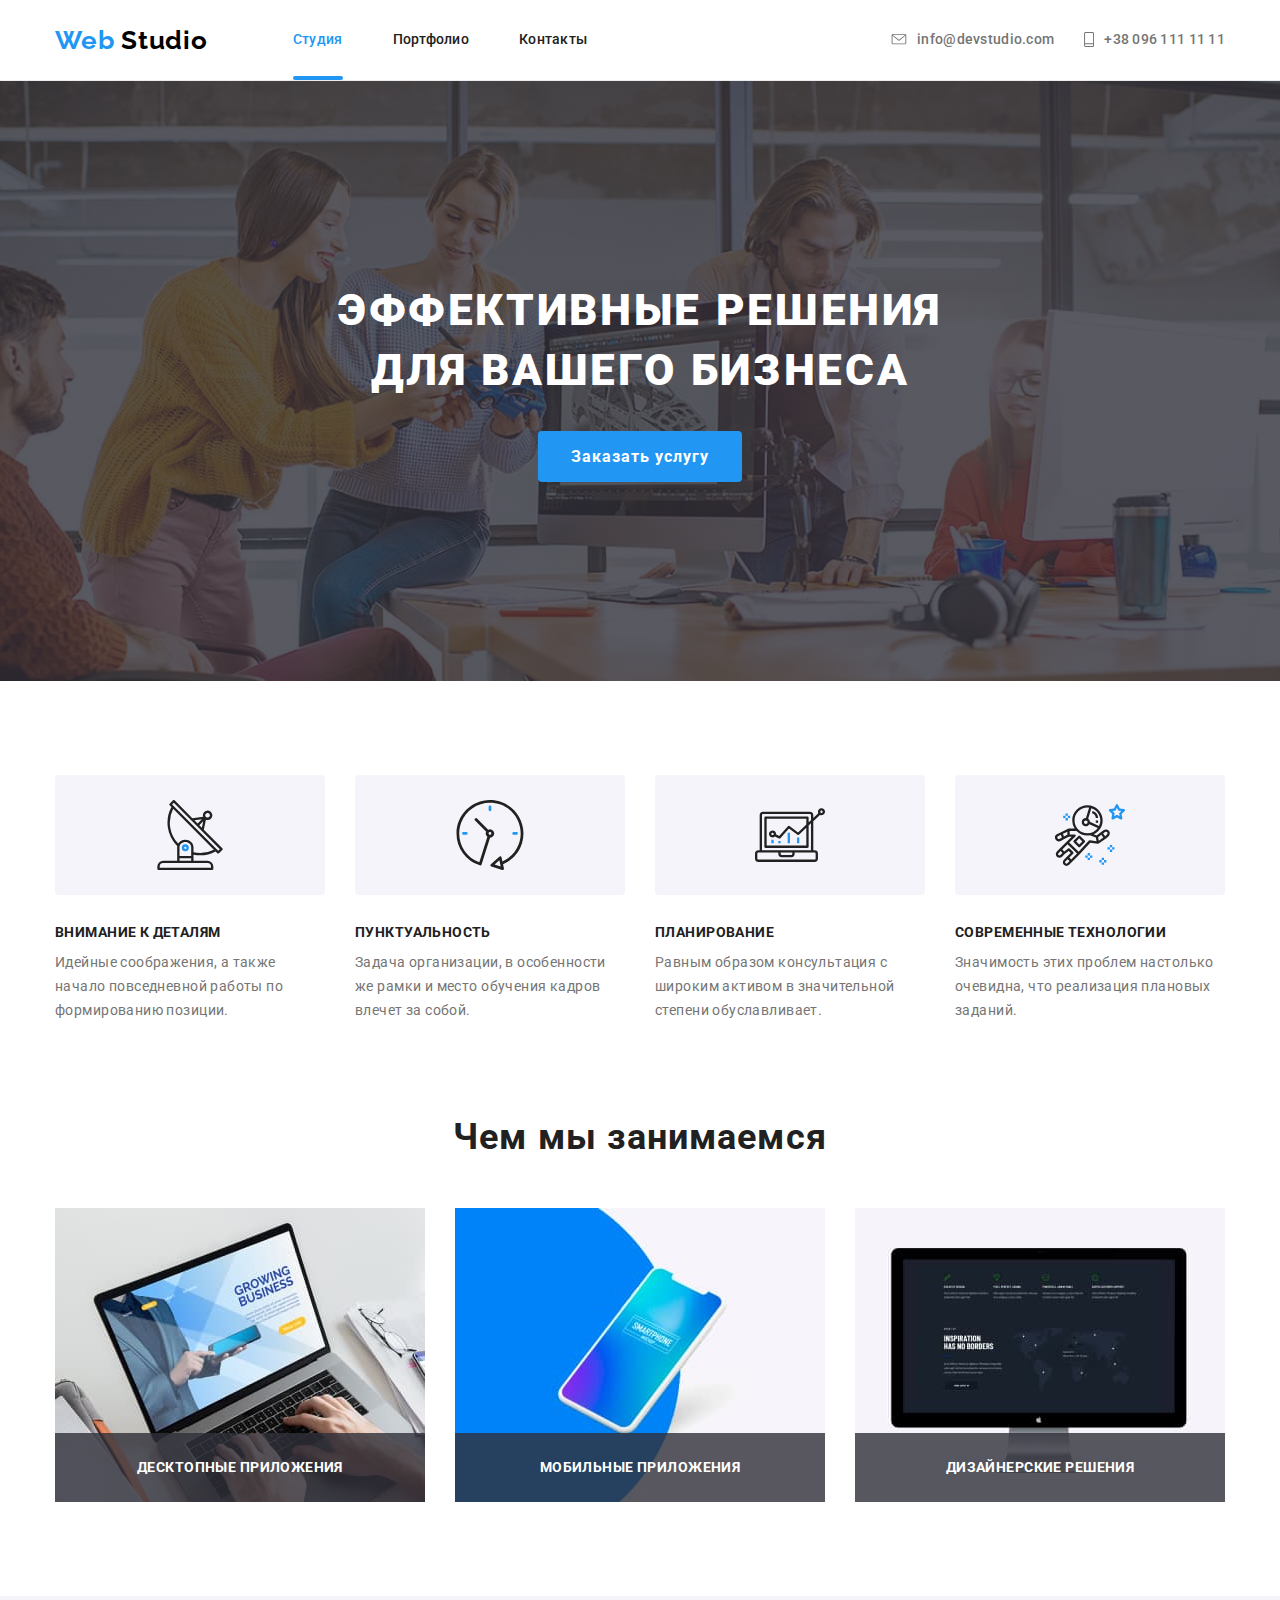
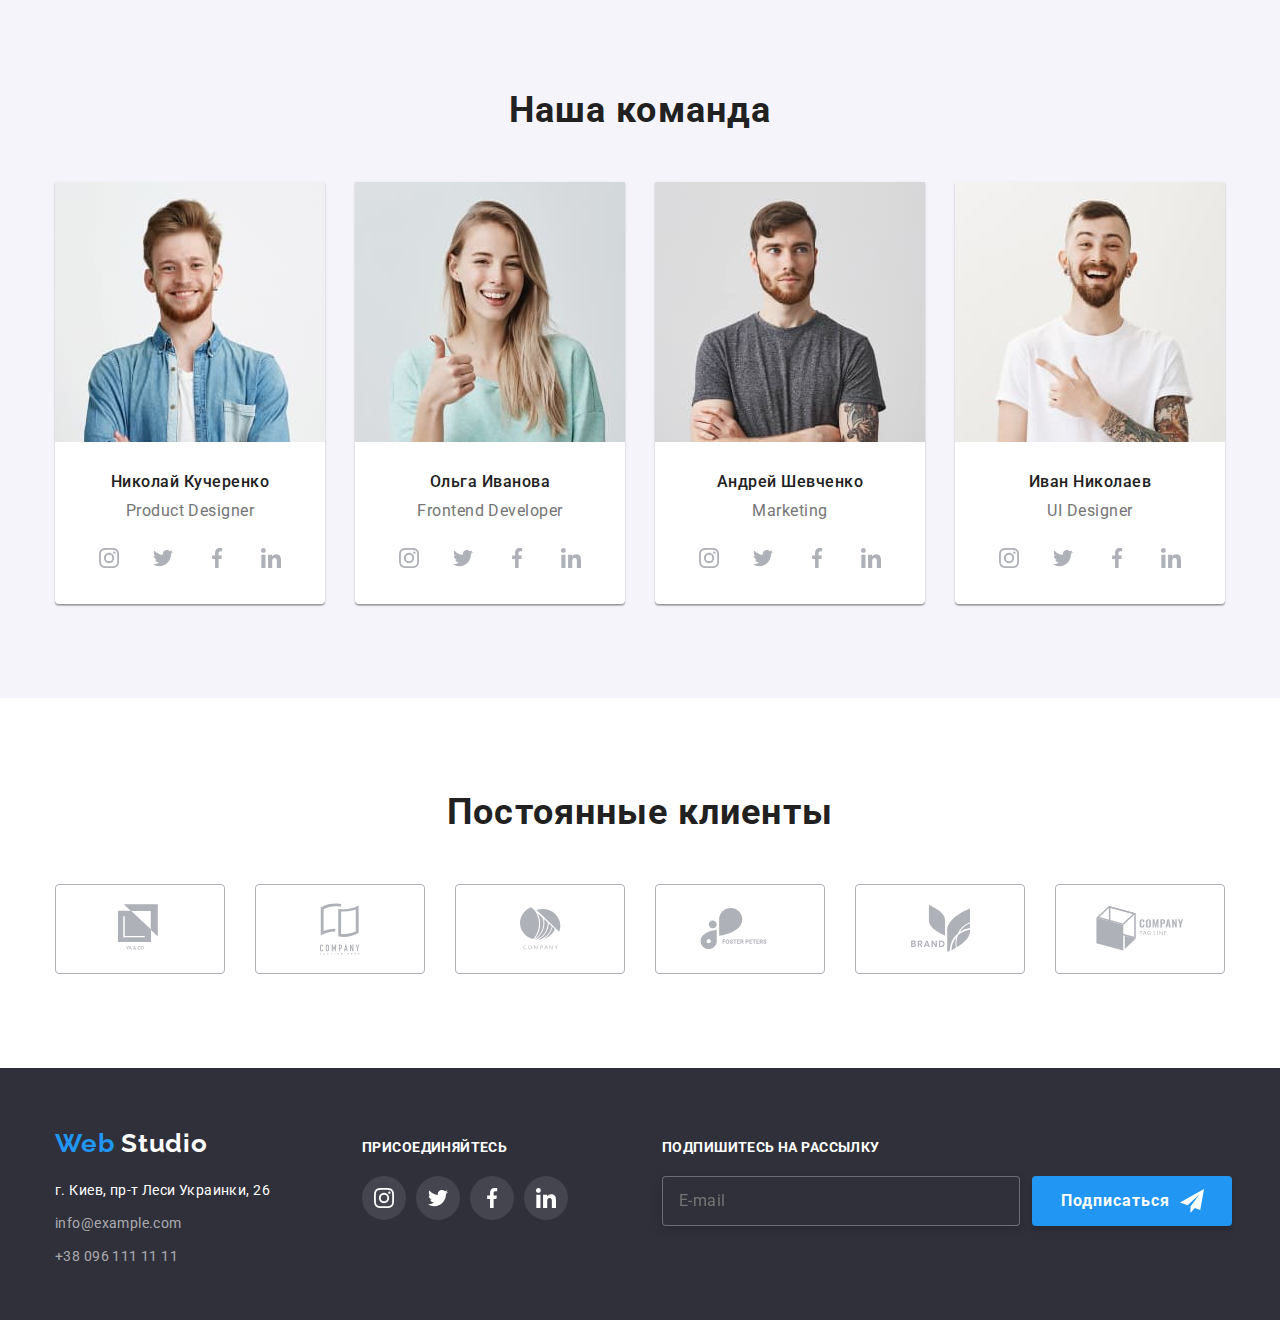
<file: index.html>
<!DOCTYPE html>
<html lang="ru">
<head>
    <meta charset="UTF-8">
    <meta name="viewport" content="width=device-width, initial-scale=1.0">
    <title lang="en"> Web Studio </title>
    <link 
       href="https://fonts.googleapis.com/css2?family=Raleway:wght@700&family=Roboto:wght@400;500;700;900&display=swap" 
       rel="stylesheet">
    <link rel="stylesheet" href="./css/main.min.css">
</head>
<body>
    <!-- ШАПКА САЙТА-->
    <header class="header"> 
        <div class="container">
            <nav class="navigation">
                 <a class="logo link" href="./index.html" aria-label="Логотип"> 
                  <span class="logo-web" lang="en">Web</span> Studio
                 </a> 
                <ul class="navigation-list list">
                 <li class="navigation-list-item">
                    <a class="navigation-list-link current link" href="./index.html">Студия</a>
                 </li>
                 <li class="navigation-list-item">
                    <a class="navigation-list-link link" href="./portfolio.html">Портфолио</a>
                 </li>
                 <li class="navigation-list-item">
                    <a class="navigation-list-link link" href="">Контакты</a>
                 </li>
               </ul>
            </nav>
            <div class="header-address">
             <address class="address list">
                <ul class="address-list list">
                     <li class="address-list-item">
                         <a class="address-list-item-link link" href="mailto:info@devstudio.com">
                            <svg class="icon-envelope-header" width="16" height="11">
                                <use href="./images/sprite.svg#icon-envelope-header"></use>
                            </svg> 
                            info@devstudio.com
                         </a></li>
                         <li class="address-list-item">
                         <a class="address-list-item-link link" href="tel:+380961111111">
                            <svg class="icon-vector-header" width="10" height="15">
                                <use href="./images/sprite.svg#icon-vector-header"></use>
                            </svg> 
                            +38 096 111 11 11
                        </a></li>
                </ul>
                </address>
            </div>
        </div>
    </header>
    <main>
        <!--HERO секция-->
        <section class="hero">
            <h1 class="hero-title">Эффективные решения <br />для вашего бизнеса</h1>
            <button class="hero-button" type="button" data-modal-open>Заказать услугу</button>
        </section>

        <!--О НАС-->
        <section class="section"> 
            <div class="container"> 
             <h2 hidden> О НАС </h2>
             <ul class="us-list list">
                <li class="us-list-item">
                    <div class="us-list-icon">
                        <svg class="us-list-icon-svg">
                            <use href="./images/sprite.svg#icon-antenna"></use>
                        </svg>
                    </div>
                    <h3 class="description">Внимание к деталям</h3>
                    <p class="text">Идейные соображения, а также начало повседневной работы по формированию позиции.</p>
                </li>
                <li  class="us-list-item">
                    <div class="us-list-icon">
                        <svg class="us-list-icon-svg">
                            <use href="./images/sprite.svg#icon-clock"></use>
                        </svg>
                    </div>
                    <h3 class="description">Пунктуальность</h3>
                    <p class="text">Задача организации, в особенности же рамки и место обучения кадров влечет за собой.</p>
                </li>
                <li  class="us-list-item">
                    <div class="us-list-icon">
                        <svg class="us-list-icon-svg">
                            <use href="./images/sprite.svg#icon-diagram"></use>
                        </svg>
                    </div>
                    <h3 class="description">Планирование</h3>
                    <p class="text">Равным образом консультация с широким активом в значительной степени обуславливает.</p>
                </li>
                <li  class="us-list-item">
                    <div class="us-list-icon">
                        <svg class="us-list-icon-svg">
                            <use href="./images/sprite.svg#icon-astronaut"></use>
                        </svg>
                    </div>
                    <h3 class="description">Современные технологии</h3>
                    <p class="text">Значимость этих проблем настолько очевидна, что реализация плановых заданий.</p>
                </li>
             </ul>
            </div>
        </section>

        <!--ЧЕМ МЫ ЗАНИМАЕМСЯ-->
        <section class="what">
            <div class="container">
             <h2 class="section-title">Чем мы занимаемся</h2>
             <ul class="we-do list">
                <li class="we-title">
                 <img src="./images/what-do-img-1.jpg" alt="ноутбук" width="370" height="294">
                 <p class="text-title">Десктопные приложения</p>
                </li>
                 <li class="we-title">
                 <img src="./images/what-do-img-2.jpg" alt="мобильный телефон" width="370" height="294">
                 <p class="text-title">Мобильные приложения</p>
                </li>
                 <li class="we-title">
                  <img src="./images/what-do-img-3.jpg" alt="экран ноутбука" width="370" height="294">
                  <p class="text-title">Дизайнерские решения</p>
                </li>
             </ul>
            </div>
        </section>

        <!--НАША КОМАНДА-->
        <section class="comand section">
            <div class="container">
                <h2 class="section-title">Наша команда</h2>
                <ul class="comand-list list">
                <li class="comand-list-item">
                    <img class="comand-list-item-img" src="./images/our-team-1.jpg" alt="парень" width="270" height="260">
                    <h3 class="team-title">Николай Кучеренко</h3>
                    <p class="team-text">Product Designer</p>
                    <ul class="social list">
                        <li class="social-list-item">
                            <a class="social-list-item-link" href="" aria-label="иконка инстаграма">
                            <svg class="icon-social-list-item">
                                <use href="./images/sprite.svg#icon-instagram"></use>
                            </svg>
                            </a>
                        </li>
                        <li class="social-list-item">
                            <a class="social-list-item-link" href="" aria-label="иконка твиттера">
                                <svg class="icon-social-list-item">
                                    <use href="./images/sprite.svg#icon-twitter"></use>
                                </svg>
                            </a>
                        </li>
                        <li class="social-list-item">
                            <a class="social-list-item-link" href="" aria-label="иконка фейсбука">
                                <svg class="icon-social-list-item">
                                    <use href="./images/sprite.svg#icon-facebook"></use>
                                </svg>
                            </a>
                        </li>
                        <li class="social-list-item">
                            <a class="social-list-item-link" href="" aria-label="иконка линкедина">
                                <svg class="icon-social-list-item">
                                    <use href="./images/sprite.svg#icon-linkedin"></use>
                                </svg>
                            </a>
                        </li>
                    </ul>
                </li>
                <li class="comand-list-item">
                    <img class="comand-list-item-img" src="./images/our-team-2.jpg" alt="девушка" width="270" height="260">
                    <h3 class="team-title">Ольга Иванова</h3>
                    <p class="team-text" lang="en">Frontend Developer</p>
                    <ul class="social list">
                        <li class="social-list-item">
                            <a class="social-list-item-link" href="" aria-label="иконка инстаграма">
                                <svg class="icon-social-list-item">
                                    <use href="./images/sprite.svg#icon-instagram"></use>
                                </svg>
                            </a>
                        </li>
                        <li class="social-list-item">
                            <a class="social-list-item-link" href="" aria-label="иконка твиттера">
                                <svg class="icon-social-list-item">
                                    <use href="./images/sprite.svg#icon-twitter"></use>
                                </svg>
                            </a>
                        </li>
                        <li class="social-list-item">
                            <a class="social-list-item-link" href="" aria-label="иконка фейсбука">
                                <svg class="icon-social-list-item">
                                    <use href="./images/sprite.svg#icon-facebook"></use>
                                </svg>
                            </a>
                        </li>
                        <li class="social-list-item">
                            <a class="social-list-item-link" href="" aria-label="иконка линкедина">
                                <svg class="icon-social-list-item">
                                    <use href="./images/sprite.svg#icon-linkedin"></use>
                                </svg>
                            </a>
                        </li>
                    </ul>
                </li>
                <li class="comand-list-item">
                    <img class="comand-list-item-img" src="./images/our-team-3.jpg" alt="парень" width="270" height="260">
                    <h3 class="team-title">Андрей Шевченко</h3>
                    <p class="team-text" lang="en">Marketing</p>
                    <ul class="social list">
                        <li class="social-list-item">
                            <a class="social-list-item-link" href="" aria-label="иконка инстаграма">
                                <svg class="icon-social-list-item">
                                    <use href="./images/sprite.svg#icon-instagram"></use>
                                </svg>
                            </a>
                        </li>
                        <li class="social-list-item">
                            <a class="social-list-item-link" href="" aria-label="иконка твиттера">
                                <svg class="icon-social-list-item">
                                    <use href="./images/sprite.svg#icon-twitter"></use>
                                </svg>
                            </a>
                        </li>
                        <li class="social-list-item">
                            <a class="social-list-item-link" href="" aria-label="иконка фейсбука">
                                <svg class="icon-social-list-item">
                                    <use href="./images/sprite.svg#icon-facebook"></use>
                                </svg>
                            </a>
                        </li>
                        <li class="social-list-item">
                            <a class="social-list-item-link" href="" aria-label="иконка линкедина">
                                <svg class="icon-social-list-item">
                                    <use href="./images/sprite.svg#icon-linkedin"></use>
                                </svg>
                            </a>
                        </li>
                    </ul>
                </li>
                <li class="comand-list-item">
                    <img class="comand-list-item-img" src="./images/our-team-4.jpg" alt="парень" width="270" height="260">
                    <h3 class="team-title">Иван Николаев</h3>
                    <p class="team-text" lang="en">UI Designer</p>
                    <ul class="social list">
                        <li class="social-list-item">
                            <a class="social-list-item-link" href="" aria-label="иконка инстаграма">
                                <svg class="icon-social-list-item">
                                    <use href="./images/sprite.svg#icon-instagram"></use>
                                </svg>
                            </a>
                        </li>
                        <li class="social-list-item">
                            <a class="social-list-item-link" href="" aria-label="иконка твиттера">
                                <svg class="icon-social-list-item">
                                    <use href="./images/sprite.svg#icon-twitter"></use>
                                </svg>
                            </a>
                        </li>
                        <li class="social-list-item">
                            <a class="social-list-item-link" href="" aria-label="иконка фейсбука">
                                <svg class="icon-social-list-item">
                                    <use href="./images/sprite.svg#icon-facebook"></use>
                                </svg>
                            </a>
                        </li>
                        <li class="social-list-item">
                            <a class="social-list-item-link" href="" aria-label="иконка линкедина">
                                <svg class="icon-social-list-item">
                                    <use href="./images/sprite.svg#icon-linkedin"></use>
                                </svg>
                            </a>
                        </li>
                    </ul>
                </li>
             </ul>
            </div>
        </section>

        <!--Постоянные клиенты-->
        <section class="clients section"> 
         <div class="container">
            <h2 class="client section-title">Постоянные клиенты</h2>
            <ul class="client-list list">
                <li class="client-list-item">
               <a class="client-link" href=""> 
                   <svg class="client-link-svg" width="44" height="49">
                       <use href="./images/sprite.svg#icon-logo1"></use>
                  </svg>
                </a> 
                </li>
                <li class="client-list-item">
                    <a class="client-link" href=""> 
                        <svg class="client-link-svg" width="40" height="52">
                            <use href="./images/sprite.svg#icon-logo2"></use>
                       </svg>
                     </a> 
                </li>
                <li class="client-list-item">
                    <a class="client-link" href=""> 
                        <svg class="client-link-svg" width="41" height="43">
                            <use href="./images/sprite.svg#icon-logo3"></use>
                       </svg>
                 </a> 
                </li>
                <li class="client-list-item">
                    <a class="client-link" href=""> 
                        <svg class="client-link-svg" width="80" height="42">
                            <use href="./images/sprite.svg#icon-logo4"></use>
                       </svg>
                     </a> 
                </li>
                <li class="client-list-item">
                    <a class="client-link" href=""> 
                        <svg class="client-link-svg" width="59" height="47">
                            <use href="./images/sprite.svg#icon-logo5"></use>
                       </svg>
                     </a> 
                </li>
                <li class="client-list-item">
                    <a class="client-link" href=""> 
                        <svg class="client-link-svg" width="88" height="45">
                            <use href="./images/sprite.svg#icon-logo6"></use>
                       </svg>
                     </a> 
                </li>
            </ul>
         </div>
        </section>
    </main>

    <!--Футер-->
    <footer class="footer">
        <div class="footer-content container">
            <div class="footer-contenta">
                <div class="footer-content-logo">
                    <a class="logo link" href="./index.html" aria-label="Логотип"> 
                      <span class="logo-web" lang="en"> Web</span> Studio 
                    </a> 
                  <address class="address">
                      <ul class="address-list list">
                          <li class="address-list-item">
                              <a class="footer-list-link link" href="https://goo.gl/maps/S5MpqA1Hz2Mmm9eA8" target="_blank">г. Киев, пр-т Леси Украинки, 26</a></li>
                         <li class="address-list-item">
                              <a class="footer-list-linkm link" href="mailto:info@example.com">info@example.com</a></li>
                          <li class="address-list-item">
                        <a class="footer-list-linkm link" href="tel:+380961111111">+38 096 111 11 11</a></li>
                       </ul>
                    </address>
                </div>
            </div>
           <div class="footer-text-social">
               <p class="footer-text">присоединяйтесь</p>
               <ul class="footer-social list">
                   <li class="footer-social-list">
                      <a class="icon-social-list-link" href="" aria-label="иконка инстаграма">
                        <svg class="icon-social-list-footer">
                            <use href="./images/sprite.svg#icon-instagram"></use>
                        </svg>
                      </a>
                   </li>
                   <li class="footer-social-list">
                      <a class="icon-social-list-link" href="" aria-label="иконка твиттера">
                        <svg class="icon-social-list-footer">
                            <use href="./images/sprite.svg#icon-twitter"></use>
                        </svg>
                      </a>
                    </li>
                   <li class="footer-social-list">
                      <a class="icon-social-list-link" href="" aria-label="иконка фейсбука">
                        <svg class="icon-social-list-footer">
                            <use href="./images/sprite.svg#icon-facebook"></use>
                        </svg>
                      </a>
                    </li>
                    <li class="footer-social-list">
                      <a class="icon-social-list-link" href="" aria-label="иконка линкедина">
                        <svg class="icon-social-list-footer">
                            <use href="./images/sprite.svg#icon-linkedin"></use>
                        </svg>
                      </a>
                  </li>
              </ul>
            </div>
            <div class="podpiska">
               <form class="podpiska-form">
                 <p class="footer-podpiska footer-text">Подпишитесь на рассылку</p>
                 <div class="footer-podpiska-form">
                     <input type="email" class="input-email" name="subscription-mail" placeholder="E-mail"/>
                      <button class="subscribe-button" type="submit">
                          Подписаться
                         <svg class="icon-subscribe-button-footer">
                         <use href="./images/sprite.svg#icon-telegram"></use>
                         </svg>
                       </button>
                  </div>
               </form>
            </div>
        </div>
    </footer>

    <!--Модальное окно-->
    <div class="backdrop is-hidden" data-modal>
        <form class="modal-form">
            <button class="modal-close" type="button" data-modal-close>
              <svg class="icon-but-close" width="18px" height="18px">
                  <use href="./images/sprite.svg#icon-close"></use>
              </svg>
            </button>
            <h2 class="modal-form-title">Оставьте свои данные, мы вам перезвоним</h2>
            <div class="modal-form-input-wrapper">
                <input type="text" name="user-name" id="user-modal-name" class="modal-form-input" placeholder=" " required>
                <label class="modal-form-label" for="user-modal-name">Имя</label>
                <svg class="icon-form-modal" width="18px" height="18px">
                    <use href="./images/sprite.svg#icon-icon-person"></use>
                </svg>
            </div>

            <div class="modal-form-input-wrapper">
                <input type="text" name="user-tell" id="user-modal-tell" class="modal-form-input" placeholder=" " required>
                <label class="modal-form-label" for="user-modal-tell">Телефон</label>
                <svg class="icon-form-modal" width="18px" height="18px">
                    <use href="./images/sprite.svg#icon-icon-phone"></use>
                </svg>
            </div>
            
            <div class="modal-form-input-wrapper">
                <input type="text" name="user-mail" id="user-modal-mail" class="modal-form-input" placeholder=" " required>
                <label class="modal-form-label" for="user-modal-mail">Почта</label>
                <svg class="icon-form-modal" width="18px" height="18px">
                    <use href="./images/sprite.svg#icon-icon-email"></use>
                </svg>
            </div>
            
            <div class="modal-form-input-wrapper">
               <textarea name="user-message"  id="user-modal-message" class="modal-form-textarea" placeholder=" "></textarea>
               <label class="modal-form-label-textarea" for="user-modal-message">Комментарий</label>
            </div>
            <label class="modal-form-option-label">
               <input type="checkbox" name="policy" value="accept-policy"  class="modal-form-checbox">
               <span class="modal-form-custom-checkbox"></span>
               <span class="modal-form-option-span">Соглашаюсь с рассылкой и принимаю <a href="">Условия договора</a></span>
           </label>
            <button type="submit" class="form-button" data-modal-close>Отправить</button>
        </form>
    </div>
    <script src="./js/modal.js"></script>
</body>
</html>
</file>
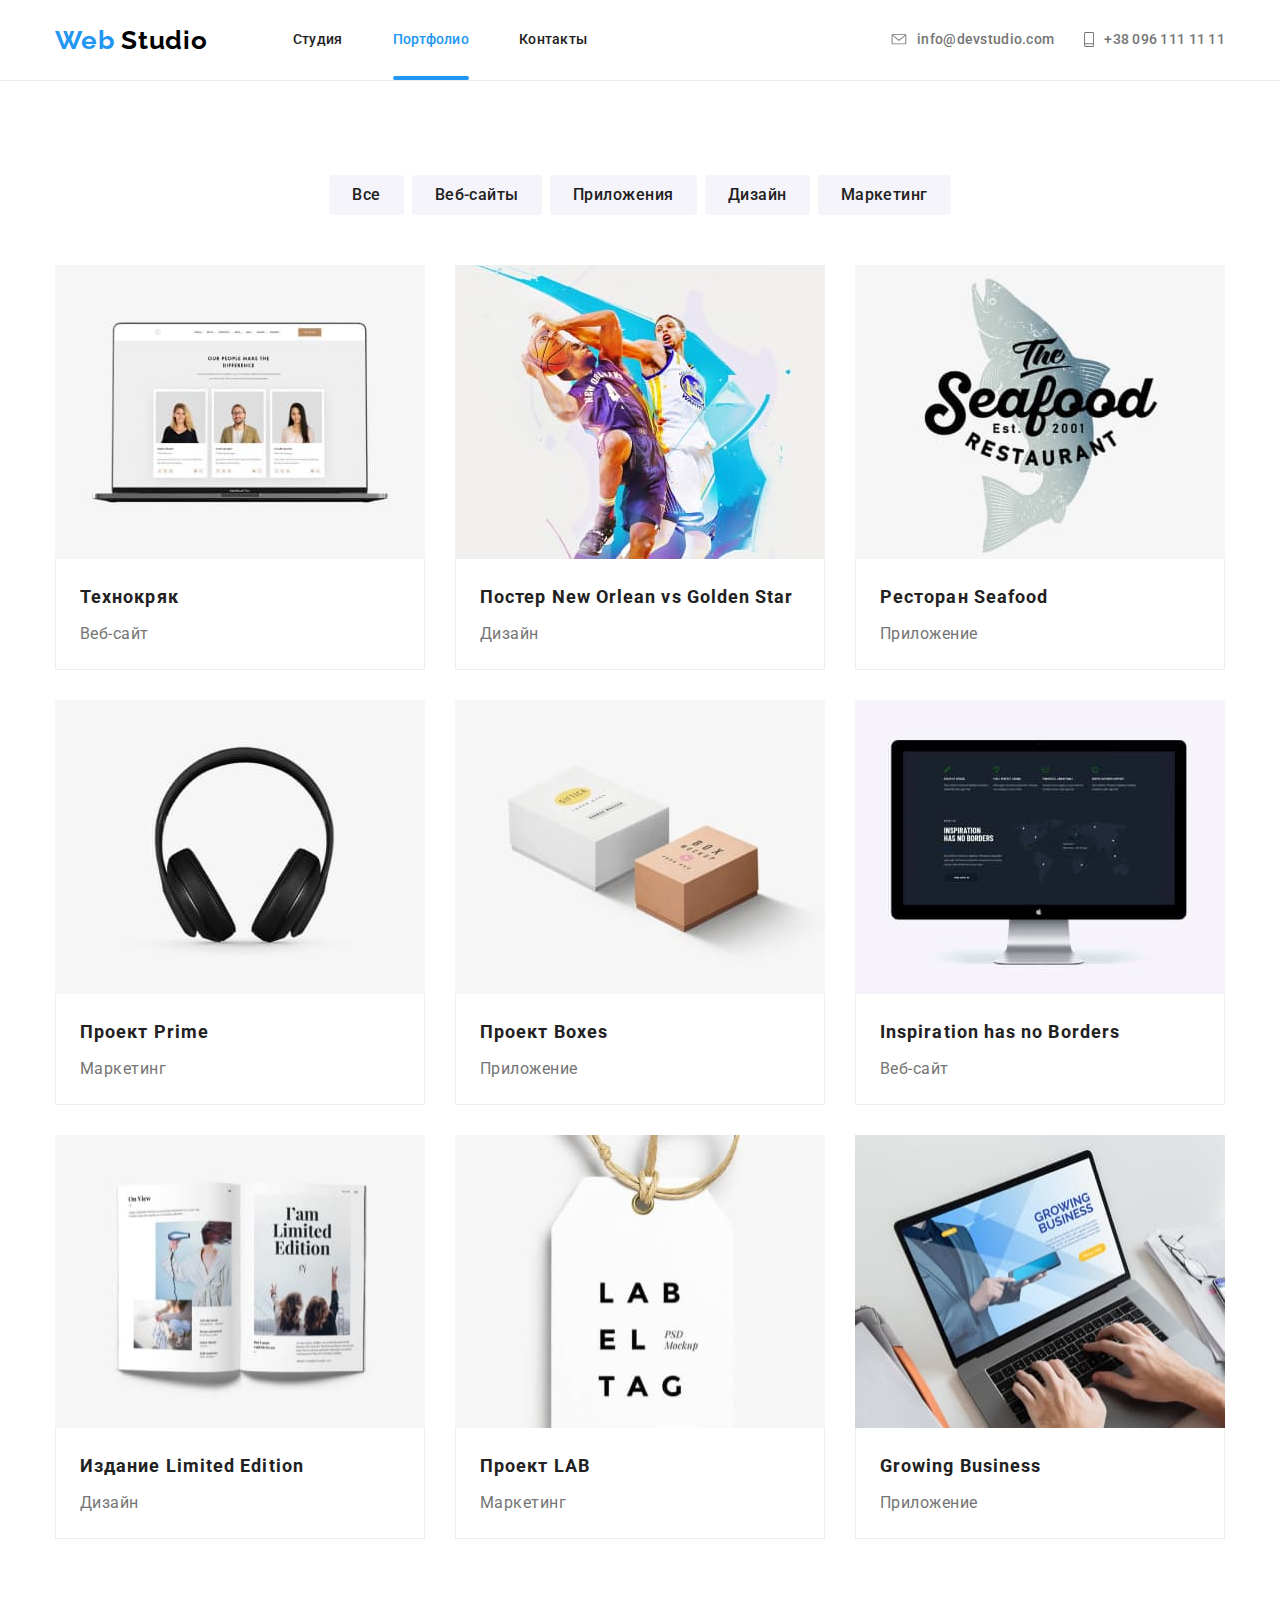
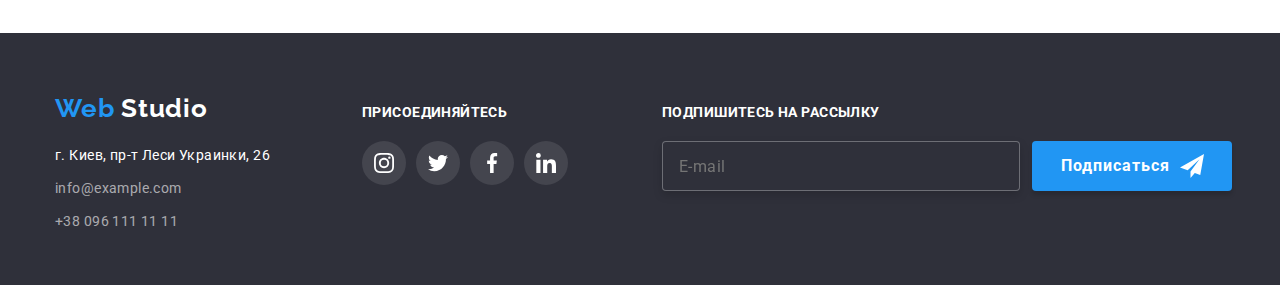
<file: portfolio.html>
<!DOCTYPE html>
<html lang="ru">
<head>
    <meta charset="UTF-8">
    <meta name="viewport" content="width=device-width, initial-scale=1.0">
    <title lang="en"> Web Studio </title>
    <link 
       href="https://fonts.googleapis.com/css2?family=Raleway:wght@700&family=Roboto:wght@400;500;700&display=swap" 
       rel="stylesheet">
    <link rel="stylesheet" href="./css/main.min.css">
</head>
<body>
    <!-- ШАПКА САЙТА-->
    <header class="header"> 
        <div class="container">
            <nav class="navigation">
                 <a class="logo link" href="./index.html" aria-label="Логотип"> 
                  <span class="logo-web" lang="en">Web</span> Studio
                 </a> 
                <ul class="navigation-list list">
                 <li class="navigation-list-item">
                    <a class="navigation-list-link link" href="./index.html">Студия</a>
                 </li>
                 <li class="navigation-list-item">
                    <a class="navigation-list-link current link" href="./portfolio.html">Портфолио</a>
                 </li>
                 <li class="navigation-list-item">
                    <a class="navigation-list-link link" href="">Контакты</a>
                 </li>
               </ul>
            </nav>
            <div class="header-address">
             <address class="address list">
                <ul class="address-list list">
                     <li class="address-list-item">
                         <a class="address-list-item-link link" href="mailto:info@devstudio.com">
                            <svg class="icon-envelope-header" width="16" height="11">
                                <use href="./images/sprite.svg#icon-envelope-header"></use>
                            </svg> 
                            info@devstudio.com
                         </a></li>
                         <li class="address-list-item">
                         <a class="address-list-item-link link" href="tel:+380961111111">
                            <svg class="icon-vector-header" width="10" height="15">
                                <use href="./images/sprite.svg#icon-vector-header"></use>
                            </svg> 
                            +38 096 111 11 11
                        </a></li>
                </ul>
                </address>
            </div>
        </div>
    </header>

    <main>
    <!--Портфолио-Примеры работ-->
    <section>
    <div class="galery container">
        <h1 hidden> Примеры работ фильтр </h1>
        <ul class="button-list list">
          <li class="button-list-item">
              <button class="button-filtr" type="button">Все</button></li>
          <li class="button-list-item">
              <button class="button-filtr" type="button">Веб-сайты</button></li>
          <li class="button-list-item">
              <button class="button-filtr" type="button">Приложения</button></li>
          <li class="button-list-item">
              <button class="button-filtr" type="button">Дизайн</button></li>
          <li class="button-list-item">
              <button class="button-filtr" type="button">Маркетинг</button></li>
       </ul>
    
        <ul class="portfolio-galery list">
            <li class="portfolio-galery-list">
                <a class="galery-link link" href="">
                 <div class="portfolio-galery-img">
                    <img class="galery-img" src="./images/portfolio/portfolio-1.jpg" alt="три человека на карточках" width="370" height="294">
                    <p class="overlay-portfolio-text">Технокряк это современная площадка распространения коронавируса. Компании используют эту платформу для цифрового шпионажа и атак на защищённые сервера конкурентов.</p>
                 </div>
                    <div class="portfolio-title-text">
                     <h2 class="portfolio-title">Технокряк</h2>
                     <p class="portfolio-description">Веб-сайт</p>
                 </div>
                </a>
            </li>
            <li class="portfolio-galery-list">
                <a class="galery-link link" href="">
                 <div class="portfolio-galery-img">  
                   <img class="galery-img" src="./images/portfolio/portfolio-2.jpg" alt="два баскетболиста" width="370" height="294">
                   <p class="overlay-portfolio-text">Технокряк это современная площадка распространения коронавируса. Компании используют эту платформу для цифрового шпионажа и атак на защищённые сервера конкурентов.</p>
                 </div>
                   <div class="portfolio-title-text">
                     <h2 class="portfolio-title">Постер <span lang="en">New Orlean vs Golden Star</span></h2>
                     <p class="portfolio-description">Дизайн</p>
                 </div>
               </a>
            </li>
            <li class="portfolio-galery-list">
                <a class="galery-link link" href="">
                 <div class="portfolio-galery-img">
                    <img class="galery-img" src="./images/portfolio/portfolio-3.jpg" alt="рыба" width="370" height="294">
                    <p class="overlay-portfolio-text">Технокряк это современная площадка распространения коронавируса. Компании используют эту платформу для цифрового шпионажа и атак на защищённые сервера конкурентов.</p>
                 </div>
                    <div class="portfolio-title-text">
                     <h2 class="portfolio-title">Ресторан <span lang="en">Seafood</span></h2>
                     <p class="portfolio-description">Приложение</p>
                 </div>
                </a>
            </li>
            <li class="portfolio-galery-list">
                <a class="galery-link link" href="">
                 <div class="portfolio-galery-img">
                    <img class="galery-img" src="./images/portfolio/portfolio-4.jpg" alt="наушники" width="370" height="294">
                    <p class="overlay-portfolio-text">Технокряк это современная площадка распространения коронавируса. Компании используют эту платформу для цифрового шпионажа и атак на защищённые сервера конкурентов.</p>
                 </div>  
                 <div class="portfolio-title-text">
                     <h2 class="portfolio-title">Проект <span lang="en">Prime</span></h2>
                     <p class="portfolio-description">Маркетинг</p>
                 </div>
                </a>
            </li>
            <li class="portfolio-galery-list">
                <a class="galery-link link" href="">
                 <div class="portfolio-galery-img">
                    <img class="galery-img" src="./images/portfolio/portfolio-5.jpg" alt="две коробки" width="370" height="294">
                    <p class="overlay-portfolio-text">Технокряк это современная площадка распространения коронавируса. Компании используют эту платформу для цифрового шпионажа и атак на защищённые сервера конкурентов.</p>
                 </div>
                 <div class="portfolio-title-text">
                     <h2 class="portfolio-title">Проект <span lang="en">Boxes</span></h2>
                     <p class="portfolio-description">Приложение</p>
                 </div>
                </a>
            </li>
            <li class="portfolio-galery-list">
                <a class="galery-link link" href="">
                 <div class="portfolio-galery-img">
                    <img class="galery-img" src="./images/portfolio/portfolio-6.jpg" alt="монитор" width="370" height="294">
                    <p class="overlay-portfolio-text">Технокряк это современная площадка распространения коронавируса. Компании используют эту платформу для цифрового шпионажа и атак на защищённые сервера конкурентов.</p>
                 </div> 
                  <div class="portfolio-title-text">
                     <h2 class="portfolio-title"><span lang="en">Inspiration has no Borders</span></h2>
                     <p class="portfolio-description">Веб-сайт</p>
                 </div>
                </a>
            </li>
            <li class="portfolio-galery-list">
                <a class="galery-link link" href="">
                 <div class="portfolio-galery-img">
                    <img class="galery-img" src="./images/portfolio/portfolio-7.jpg" alt="книжка" width="370" height="294">
                    <p class="overlay-portfolio-text">Технокряк это современная площадка распространения коронавируса. Компании используют эту платформу для цифрового шпионажа и атак на защищённые сервера конкурентов.</p>
                 </div> 
                 <div class="portfolio-title-text">
                     <h2 class="portfolio-title"><span lang="en">Издание Limited Edition</span></h2>
                     <p class="portfolio-description">Дизайн</p>
                 </div>
                </a>
            </li>
            <li class="portfolio-galery-list">
                <a class="galery-link link" href="">
                 <div class="portfolio-galery-img">
                    <img class="galery-img" src="./images/portfolio/portfolio-8.jpg" alt="брелок" width="370" height="294">
                    <p class="overlay-portfolio-text">Технокряк это современная площадка распространения коронавируса. Компании используют эту платформу для цифрового шпионажа и атак на защищённые сервера конкурентов.</p>
                 </div>  
                    <div class="portfolio-title-text">
                      <h2 class="portfolio-title">Проект <span lang="en">LAB</span></h2>
                      <p class="portfolio-description">Маркетинг</p>
                   </div>
                </a>
            </li>
            <li class="portfolio-galery-list">
                <a class="galery-link link" href="">
                 <div class="portfolio-galery-img">
                    <img class="galery-img" src="./images/portfolio/portfolio-9.jpg" alt="ноутбук" width="370" height="294">
                    <p class="overlay-portfolio-text">Технокряк это современная площадка распространения коронавируса. Компании используют эту платформу для цифрового шпионажа и атак на защищённые сервера конкурентов.</p>
                 </div>
                    <div class="portfolio-title-text">
                    <h2 class="portfolio-title"><span lang="en">Growing Business</span></h2>
                    <p class="portfolio-description">Приложение</p>
                 </div>
                </a>
            </li>
        </ul>
    </div>
    </section>
    </main>

     <!--Футер-->
    <footer class="footer">
        <div class="footer-content container">
            <div class="footer-contenta">
                <div class="footer-content-logo">
                    <a class="logo link" href="./index.html" aria-label="Логотип"> 
                      <span class="logo-web" lang="en"> Web</span> Studio 
                    </a> 
                  <address class="address">
                      <ul class="address-list list">
                          <li class="address-list-item">
                              <a class="footer-list-link link" href="https://goo.gl/maps/S5MpqA1Hz2Mmm9eA8" target="_blank">г. Киев, пр-т Леси Украинки, 26</a></li>
                         <li class="address-list-item">
                              <a class="footer-list-linkm link" href="mailto:info@example.com">info@example.com</a></li>
                          <li class="address-list-item">
                        <a class="footer-list-linkm link" href="tel:+380961111111">+38 096 111 11 11</a></li>
                       </ul>
                    </address>
                </div>
            </div>
           <div class="footer-text-social">
               <p class="footer-text">присоединяйтесь</p>
               <ul class="footer-social list">
                   <li class="footer-social-list">
                      <a class="icon-social-list-link" href="" aria-label="иконка инстаграма">
                        <svg class="icon-social-list-footer">
                            <use href="./images/sprite.svg#icon-instagram"></use>
                        </svg>
                      </a>
                   </li>
                   <li class="footer-social-list">
                      <a class="icon-social-list-link" href="" aria-label="иконка твиттера">
                        <svg class="icon-social-list-footer">
                            <use href="./images/sprite.svg#icon-twitter"></use>
                        </svg>
                      </a>
                    </li>
                   <li class="footer-social-list">
                      <a class="icon-social-list-link" href="" aria-label="иконка фейсбука">
                        <svg class="icon-social-list-footer">
                            <use href="./images/sprite.svg#icon-facebook"></use>
                        </svg>
                      </a>
                    </li>
                    <li class="footer-social-list">
                      <a class="icon-social-list-link" href="" aria-label="иконка линкедина">
                        <svg class="icon-social-list-footer">
                            <use href="./images/sprite.svg#icon-linkedin"></use>
                        </svg>
                      </a>
                  </li>
              </ul>
            </div>
            <div class="podpiska">
                <form action="" class="podpiska-form">
                  <p class="footer-podpiska footer-text">Подпишитесь на рассылку</p>
                  <div class="footer-podpiska-form">
                      <input type="email" class="input-email" name="subscription-mail" placeholder="E-mail"/>
                       <button class="subscribe-button" type="submit">
                           Подписаться
                          <svg class="icon-subscribe-button-footer">
                          <use href="./images/sprite.svg#icon-telegram"></use>
                          </svg>
                        </button>
                   </div>
                </form>
             </div>
        </div>
    </footer>
</body>
</html>
</file>
<file: css/main.min.css>
/*! normalize.css v8.0.1 | MIT License | github.com/necolas/normalize.css */html{line-height:1.15;-webkit-text-size-adjust:100%}body{margin:0}main{display:block}h1{font-size:2em;margin:0.67em 0}hr{box-sizing:content-box;height:0;overflow:visible}pre{font-family:monospace, monospace;font-size:1em}a{background-color:transparent}abbr[title]{border-bottom:none;text-decoration:underline;text-decoration:underline dotted}b,strong{font-weight:bolder}code,kbd,samp{font-family:monospace, monospace;font-size:1em}small{font-size:80%}sub,sup{font-size:75%;line-height:0;position:relative;vertical-align:baseline}sub{bottom:-0.25em}sup{top:-0.5em}img{border-style:none}button,input,optgroup,select,textarea{font-family:inherit;font-size:100%;line-height:1.15;margin:0}button,input{overflow:visible}button,select{text-transform:none}button,[type="button"],[type="reset"],[type="submit"]{-webkit-appearance:button}button::-moz-focus-inner,[type="button"]::-moz-focus-inner,[type="reset"]::-moz-focus-inner,[type="submit"]::-moz-focus-inner{border-style:none;padding:0}button:-moz-focusring,[type="button"]:-moz-focusring,[type="reset"]:-moz-focusring,[type="submit"]:-moz-focusring{outline:1px dotted ButtonText}fieldset{padding:0.35em 0.75em 0.625em}legend{box-sizing:border-box;color:inherit;display:table;max-width:100%;padding:0;white-space:normal}progress{vertical-align:baseline}textarea{overflow:auto}[type="checkbox"],[type="radio"]{box-sizing:border-box;padding:0}[type="number"]::-webkit-inner-spin-button,[type="number"]::-webkit-outer-spin-button{height:auto}[type="search"]{-webkit-appearance:textfield;outline-offset:-2px}[type="search"]::-webkit-search-decoration{-webkit-appearance:none}::-webkit-file-upload-button{-webkit-appearance:button;font:inherit}details{display:block}summary{display:list-item}template{display:none}[hidden]{display:none}.logo,.logo-web{font-family:"Raleway",sans-serif;font-style:normal;font-weight:700;font-size:26px;line-height:1.19;letter-spacing:0.03em}.header .address-list-item,.navigation-list-link{font-weight:500;font-style:normal;font-size:14px;line-height:1.14;letter-spacing:0.02em}html{box-sizing:border-box}*,*::before,*::after{box-sizing:inherit;margin:0;padding:0}body{background-color:#fff;font-family:"Roboto",sans-serif;font-size:14px;color:#212121}h1{margin:0}img{display:block}.link{text-decoration:none;display:block}.list{list-style:none}.container{width:1200px;padding-left:15px;padding-right:15px;margin-left:auto;margin-right:auto}.section{padding-top:94px;padding-bottom:94px}.section-title{font-weight:700;font-size:36px;line-height:1.16;text-align:center;letter-spacing:0.03em;color:#212121;margin-bottom:50px}.backdrop{position:fixed;top:0;left:0;width:100%;height:100%;background-color:rgba(0,0,0,0.2)}.backdrop.is-hidden{opacity:0;pointer-events:none}.modal-form{position:absolute;top:50%;left:50%;transform:translate(-50%, -50%);height:581px;width:528px;padding:40px;background-color:#fff;box-shadow:0px 1px 3px rgba(0,0,0,0.12),0px 1px 1px rgba(0,0,0,0.14),0px 2px 1px rgba(0,0,0,0.2);border-radius:4px;transition:transform 250ms cubic-bezier(0.4, 0, 0.2, 1)}.modal-form-title{margin-bottom:30px;font-size:20px;line-height:1.15;text-align:center;letter-spacing:0.03em}.modal-form-input-wrapper{position:relative}.modal-form-input{width:448px;height:40px;padding-left:42px;border:1px solid rgba(33,33,33,0.2);border-radius:4px;cursor:pointer;margin-bottom:28px;outline:transparent;transition:border 250ms cubic-bezier(0.4, 0, 0.2, 1)}.modal-form-label{position:absolute;top:12px;left:42px;color:#757575;transition:transform 250ms cubic-bezier(0.4, 0, 0.2, 1),color 250ms cubic-bezier(0.4, 0, 0.2, 1),font-size 250ms cubic-bezier(0.4, 0, 0.2, 1),line-height 250ms cubic-bezier(0.4, 0, 0.2, 1)}.modal-form-input:focus+.modal-form-label,.modal-form-input:not(:placeholder-shown)+.modal-form-label{transform:translate(-30px, -30px);color:#2196F3;font-size:12px;line-height:1.17}.icon-form-modal{position:absolute;top:11px;left:16px;transition:fill 250ms cubic-bezier(0.4, 0, 0.2, 1)}.modal-form-input:focus ~ .icon-form-modal{fill:#2196F3}.modal-form-textarea{width:448px;height:120px;border:1px solid rgba(33,33,33,0.2);border-radius:4px;cursor:pointer;margin-bottom:20px;padding:12px 16px;outline:transparent;transition:border 250ms cubic-bezier(0.4, 0, 0.2, 1)}.modal-form-label-textarea{position:absolute;top:12px;left:16px;color:#757575;transition:transform 250ms cubic-bezier(0.4, 0, 0.2, 1),color 250ms cubic-bezier(0.4, 0, 0.2, 1),font-size 250ms cubic-bezier(0.4, 0, 0.2, 1),line-height 250ms cubic-bezier(0.4, 0, 0.2, 1)}.modal-form-textarea:focus+.modal-form-label-textarea,.modal-form-textarea:not(:placeholder-shown)+.modal-form-label-textarea{transform:translate(-5px, -30px);color:#2196F3;font-size:12px;line-height:1.17}.modal-form-input:focus,.modal-form-textarea:focus{border:1px solid #2196F3}.modal-close{display:flex;justify-content:center;align-items:center;position:absolute;top:8px;right:8px;width:30px;height:30px;border:1px solid rgba(0,0,0,0.1);background:#ffffff;border-radius:50%;cursor:pointer}.modal-close:hover .icon-but-close{fill:#2196F3;transition:fill 250ms cubic-bezier(0.4, 0, 0.2, 1)}.modal-form-option-label{display:flex;align-items:center;margin-bottom:30px;padding-left:11px}.modal-form-option-span{font-size:14px;color:#757575;line-height:1.71;letter-spacing:0.03em}.modal-form-option-span a{color:#2196F3}.modal-form-checbox{position:absolute;width:1px;height:1px;margin:-1px;border:0;padding:0;clip:rect(0 0 0 0);overflow:hidden}.checkbox{display:flex}.modal-form-custom-checkbox{display:inline-block;width:15px;height:15px;margin-right:8px;border:2px solid #212121;border-radius:2px}.modal-form-checbox:checked+.modal-form-custom-checkbox{background-color:#2196F3;border-color:#2196F3;background-image:url("../images/vector.svg")}.form-button{display:flex;align-items:center;width:200px;height:50px;padding:10px 55px;margin-left:auto;margin-right:auto;background-color:#2196F3;font-weight:700;font-size:16px;line-height:1.87;letter-spacing:0.06em;color:#fff;box-shadow:0px 4px 4px rgba(0,0,0,0.15);border:transparent;border-radius:4px;cursor:pointer}.header{border-bottom:1px solid #ECECEC}.header .container{display:flex;align-items:center;justify-content:space-between}.header .address-list{display:flex}.header .address-list-item{display:flex;padding-top:32px;padding-bottom:32px;color:#757575}.header .address-list-item:not(:last-child){margin-right:30px}.logo{margin-right:85px;color:#000000}.logo-web{color:#2196F3}.navigation{display:flex;align-items:center}.navigation-list{display:flex}.navigation-list-item:not(:last-child){margin-right:50px}.navigation-list-link{padding-top:32px;padding-bottom:32px;color:#212121;transition:color 250ms cubic-bezier(0.4, 0, 0.2, 1)}.navigation-list-link:hover,.navigation-list-link:focus{color:#2196F3;fill:#2196F3}.current{position:relative;color:#2196F3}.current::after{position:absolute;bottom:0;content:"";display:block;width:100%;height:4px;background-color:#2196F3;border-radius:2px}.address-list-item-link{color:#757575;align-items:center;display:flex;transition:color 250ms cubic-bezier(0.4, 0, 0.2, 1)}.address-list-item-link:hover,.address-list-item-link:focus{color:#2196F3;fill:#2196F3}.address-list-item-link:hover .icon-envelope-header,.address-list-item-link:focus .icon-envelope-header,.address-list-item-link:hover .icon-vector-header,.address-list-item-link:focus .icon-vector-header{color:#2196F3;fill:#2196F3}.icon-envelope-header{margin-right:10px;fill:#757575}.icon-vector-header{margin-right:10px;fill:#757575}.hero{padding-top:200px;padding-bottom:200px;max-width:1600px;height:600px;margin-left:auto;margin-right:auto;background-image:linear-gradient(to right, rgba(47,48,58,0.8), rgba(47,48,58,0.8)),url("../images/header-img-opt.jpg");background-repeat:no-repeat;background-position:center;background-size:cover}.hero-title{margin-bottom:30px;font-style:normal;font-weight:900;font-size:44px;line-height:1.36;text-align:center;letter-spacing:0.06em;text-transform:uppercase;color:#fff}.hero-button{display:block;margin-left:auto;margin-right:auto;padding:10px 32px;cursor:pointer;font-weight:700;font-size:16px;line-height:1.86;align-items:center;text-align:center;letter-spacing:0.06em;color:#fff;background-color:#2196F3;border-radius:4px;border:1px solid transparent}.us-list{display:flex;justify-content:space-between}.us-list-item{width:270px}.us-list-item:not(:last-child){margin-right:30px}.us-list-icon{display:flex;height:120px;border-radius:4px;justify-content:center;align-items:center;background-color:#F5F4FA;margin-bottom:30px}.us-list-icon-svg{width:70px;height:70px}.description{font-weight:700;font-size:14px;line-height:1.14;letter-spacing:0.03em;text-transform:uppercase;color:#212121;margin-bottom:10px}.text{font-weight:400;font-size:14px;line-height:1.71;letter-spacing:0.03em;color:#757575}.what{padding-bottom:94px}.we-do{display:flex;justify-content:space-between}.we-title{position:relative}.we-title:not(:last-child){margin-right:30px;position:relative}.text-title{font-weight:700;font-size:14px;line-height:1.14;text-align:center;letter-spacing:0.03em;text-transform:uppercase;color:#fff;background-color:rgba(47,48,58,0.8);padding-top:27px;padding-bottom:27px;position:absolute;bottom:0;left:0;width:100%}.comand{background:#F5F4FA}.comand-list{display:flex;justify-content:space-between}.comand-list-item{width:270px;height:422px;background:#fff;box-shadow:0px 2px 1px rgba(0,0,0,0.2),0px 1px 1px rgba(0,0,0,0.14),0px 1px 3px rgba(0,0,0,0.12);border-radius:0px 0px 4px 4px}.comand-list-item:not(:last-child){margin-right:30px}.comand-list-item-img{margin-bottom:30px}.team-title{font-weight:500;font-size:16px;line-height:1.19;text-align:center;letter-spacing:0.03em;color:#212121;margin-bottom:10px}.team-text{font-weight:400;font-size:16px;line-height:1.19;text-align:center;letter-spacing:0.03em;color:#757575;margin-bottom:16px}.social{display:flex;justify-content:space-between;max-width:206px;margin-left:auto;margin-right:auto}.social-list-item:not(:last-child){margin-right:10px}.social-list-item-link{display:flex;justify-content:center;align-items:center;width:44px;height:44px;border-radius:50%;background-color:#fff;background-position:center;background-repeat:no-repeat;transition:background-color 250ms cubic-bezier(0.4, 0, 0.2, 1)}.social-list-item-link:hover,.social-list-item-link:focus{background-color:#2196F3}.icon-social-list-item{width:20px;height:20px;fill:#afb1b8;transition:fill 250ms cubic-bezier(0.4, 0, 0.2, 1)}.icon-social-list-link:hover,.icon-social-list-link:focus{background-color:#2196F3}.social-list-item-link:hover .icon-social-list-item{fill:#fff}.client-list{display:flex;justify-content:space-between}.client-list-item:not(:last-child){margin-right:30px}.client-link{display:flex;width:170px;height:90px;border:1px solid #afb1b8;border-radius:4px;justify-content:center;align-items:center;fill:#afb1b8;transition:fill 250ms cubic-bezier(0.4, 0, 0.2, 1),border-color 250ms cubic-bezier(0.4, 0, 0.2, 1)}.client-link:hover{border-color:#2196F3;fill:#2196F3}.footer{background:#2F303A;height:252px}.footer .logo{color:#fff;width:153px;margin-bottom:20px}.footer .address-list-item:not(:last-child){margin-bottom:9px}.footer-content{display:flex}.footer-contenta{padding-top:60px;padding-bottom:60px;margin-right:69px}.footer-text-social{padding-top:72px;padding-bottom:100px}.footer-list-link{font-style:normal;font-weight:400;font-size:14px;line-height:1.71;letter-spacing:0.03em;color:#fff}.footer-list-linkm{font-style:normal;font-weight:400;font-size:14px;line-height:1.71;letter-spacing:0.03em;color:rgba(255,255,255,0.6)}.footer-text{font-weight:700;font-size:14px;line-height:1.14;letter-spacing:0.03em;text-transform:uppercase;color:#fff;margin-bottom:20px}.footer-social{display:flex;justify-content:space-between;max-width:206px;margin-left:auto;margin-right:auto}.footer-social-list:not(:last-child){margin-right:10px}.icon-social-list-link{display:flex;justify-content:center;align-items:center;width:44px;height:44px;border-radius:50%;background-color:rgba(255,255,255,0.1);background-position:center;background-repeat:no-repeat}.icon-social-list-footer{width:20px;height:20px;fill:#fff}.podpiska{padding-top:72px;padding-bottom:94px}.footer-podpiska-form{display:flex}.footer-text-social{margin-right:94px}.input-email{width:358px;height:50px;margin-right:12px;padding-left:16px;font-size:16px;line-height:1.25;letter-spacing:0.03em;color:rgba(255,255,255,0.6);background:#2F303A;border:1px solid rgba(255,255,255,0.3);filter:drop-shadow(0px 4px 4px rgba(0,0,0,0.15));border-radius:4px}.icon-subscribe-button-footer{width:24px;height:24px;margin-left:10px;fill:#fff}.subscribe-button{display:flex;align-items:center;width:200px;height:50px;padding-left:29px;padding-right:28px;padding-top:10px;padding-bottom:10px;font-family:"Roboto",sans-serif;font-weight:700;font-size:16px;line-height:1.88;letter-spacing:0.06em;cursor:pointer;color:#fff;background-color:#2196F3;box-shadow:0px 4px 4px rgba(0,0,0,0.15);border-radius:4px;border:none}.button-list{display:flex;justify-content:center;padding-bottom:50px;padding-top:94px}.button-filtr{font-weight:500;font-size:16px;line-height:1.63;text-align:center;letter-spacing:0.03em;color:#212121;padding:6px 22px;background:#F5F4FA;border-radius:4px;border:1px solid transparent;cursor:pointer;transition:background-color 250ms cubic-bezier(0.4, 0, 0.2, 1),color 250ms cubic-bezier(0.4, 0, 0.2, 1),box-shadow 250ms cubic-bezier(0.4, 0, 0.2, 1)}.button-filtr:hover,.button-filtr:focus{color:#fff;background-color:#2196F3;box-shadow:0px 3px 1px rgba(0,0,0,0.1),0px 1px 2px rgba(0,0,0,0.08),0px 2px 2px rgba(0,0,0,0.12)}.button-list-item:not(:last-child){margin-right:8px}.portfolio-title{font-weight:700;font-size:18px;line-height:2;letter-spacing:0.06em;color:#212121}.portfolio-description{font-weight:400;font-size:16px;line-height:1.86;letter-spacing:0.03em;color:#757575}.portfolio-galery{display:flex;flex-wrap:wrap}.portfolio-galery-list{width:calc((100% - 60px) / 3);margin-right:30px;margin-bottom:30px;background:#fff;box-sizing:border-box;transition:box-shadow 250ms cubic-bezier(0.4, 0, 0.2, 1)}.portfolio-galery-list:nth-child(3n){margin-right:0}.portfolio-galery-list:nth-last-child(-n+3){margin-bottom:0}.portfolio-galery-list:hover,.portfolio-galery-list:focus{box-shadow:1px 4px 6px rgba(0,0,0,0.16),0px 4px 4px rgba(0,0,0,0.06),0px 1px 1px rgba(0,0,0,0.12)}.galery{padding-bottom:94px}.galery-img{display:block;max-width:100%;height:auto}.overlay-portfolio-text{font-weight:400;font-size:18px;line-height:1.56;letter-spacing:0.03em;color:#fff;background:rgba(33,150,243,0.9);padding:63px 24px;position:absolute;top:0;right:0;width:100%;height:100%;transform:translateY(100%);transition:transform 250ms cubic-bezier(0.4, 0, 0.2, 1)}.portfolio-galery-img{position:relative;overflow:hidden}.portfolio-galery-list:hover .overlay-portfolio-text{transform:translateY(0)}.portfolio-title{margin-bottom:4px}.portfolio-title-text{padding:20px 24px;border-right:1px solid #eeeeee;border-left:1px solid #eeeeee;border-bottom:1px solid #eeeeee}
/*# sourceMappingURL=main.min.css.map */
</file>
